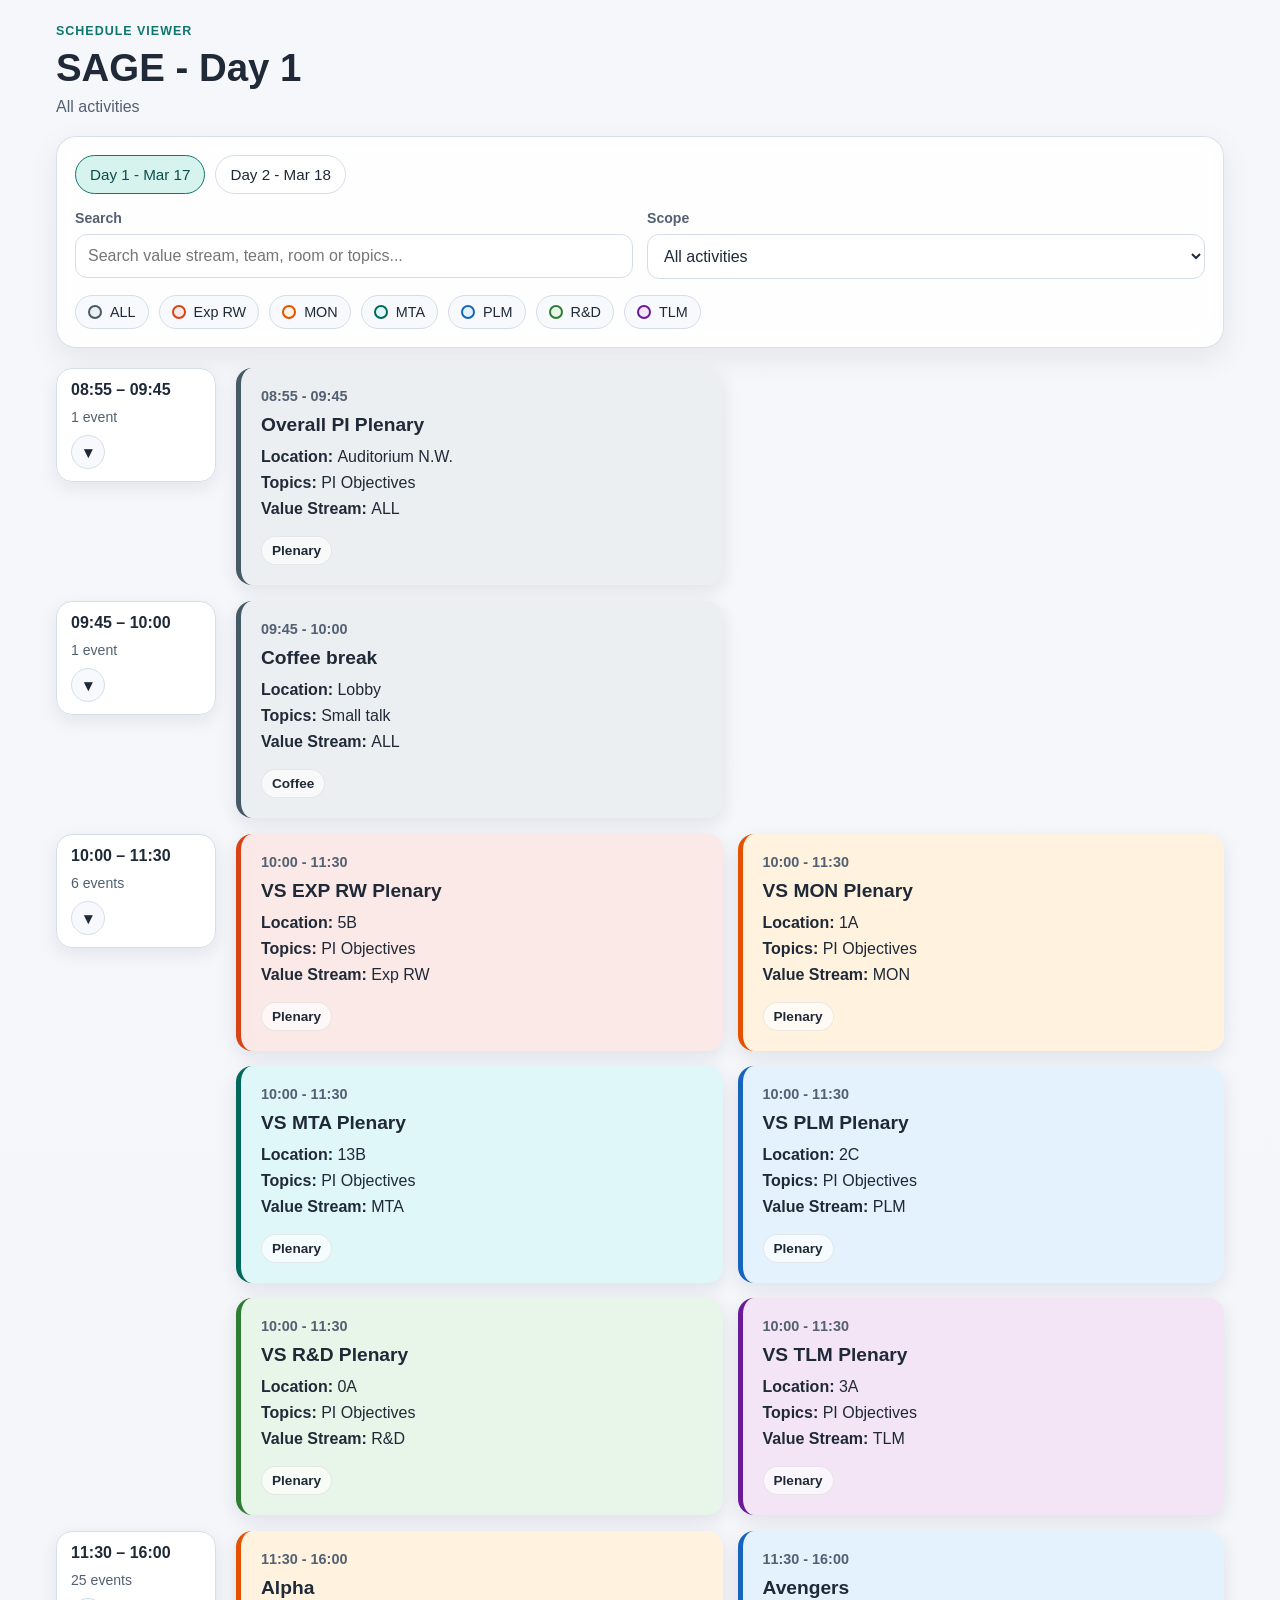
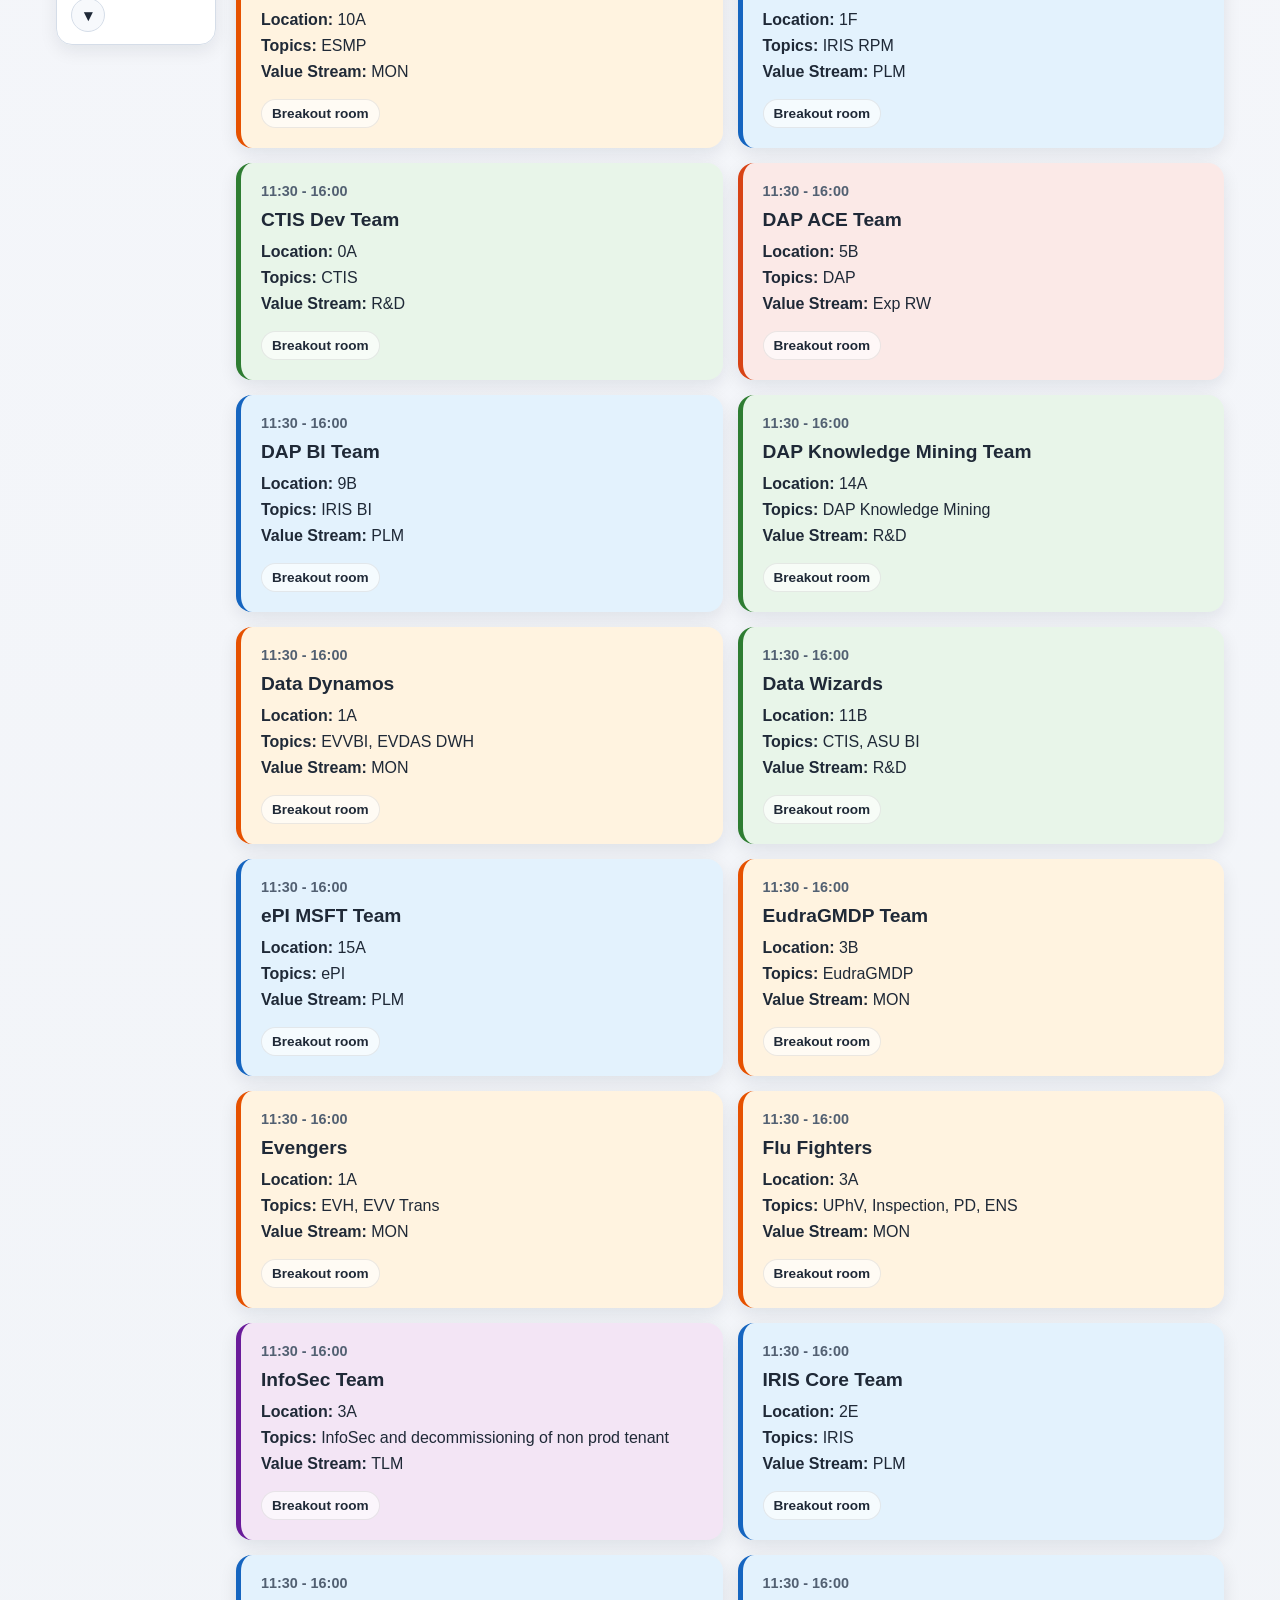
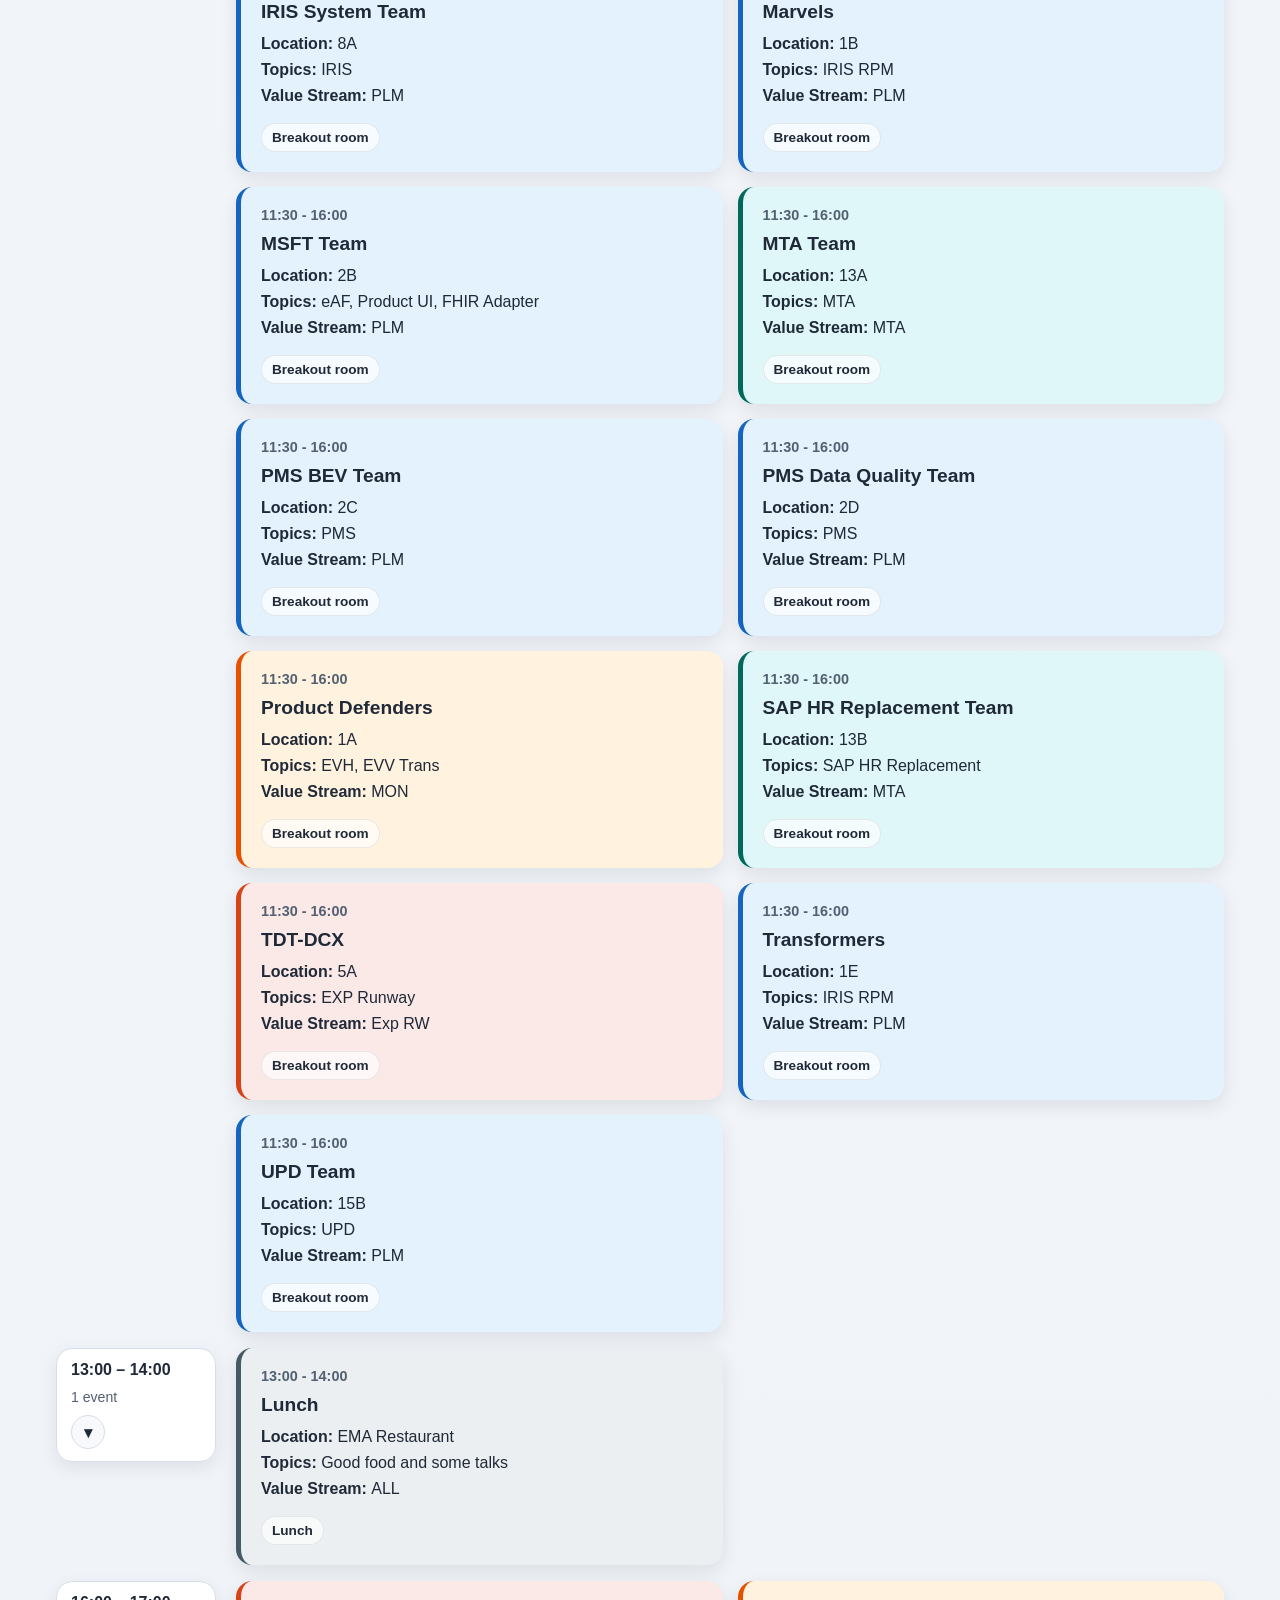
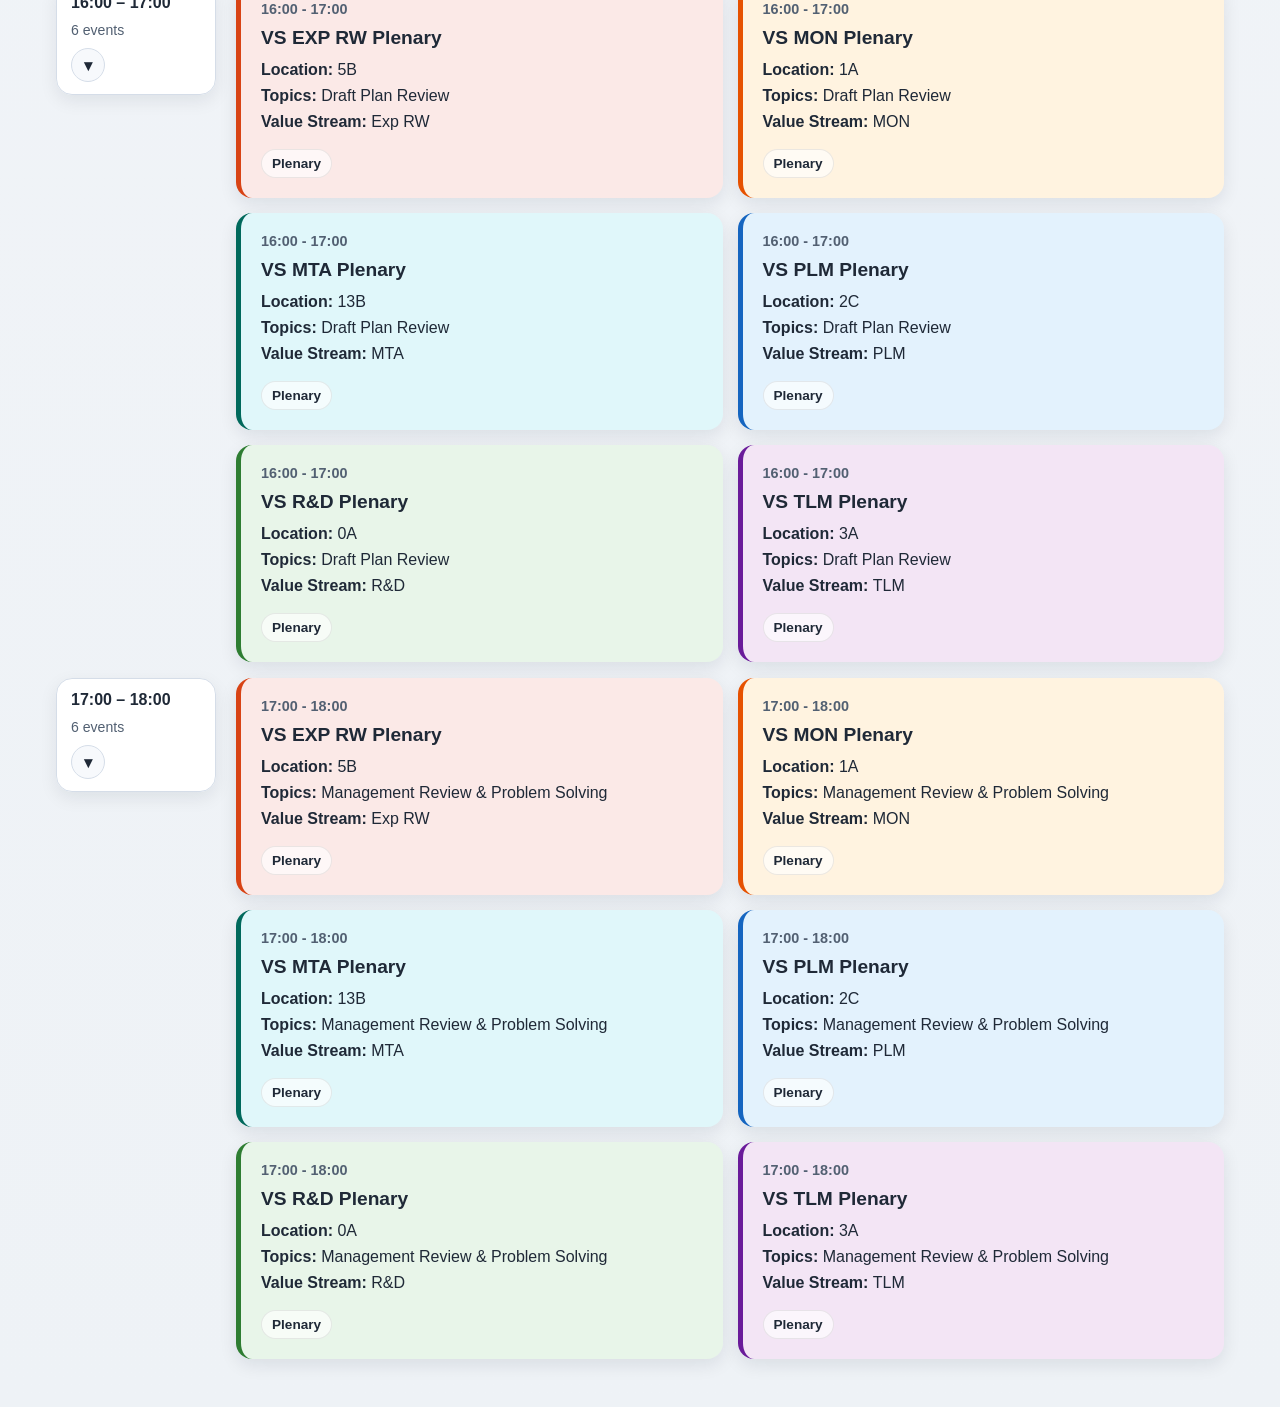
<file: index.html>
<!DOCTYPE html>
<html lang="en">
<head>
  <meta charset="UTF-8" />
  <meta name="viewport" content="width=device-width, initial-scale=1.0" />
  <title>SAGE</title>
  <link rel="stylesheet" href="styles.css" />
</head>
<body>
  <main class="page-shell">
    <header class="page-header">
      <p class="eyebrow">Schedule viewer</p>
      <h1 id="pageTitle">SAGE</h1>
      <p id="pageSubtitle" class="page-subtitle">All activities</p>
    </header>

    <section class="controls-panel" aria-label="Schedule filters">
      <div id="dateTabs" class="date-tabs" aria-label="Available dates"></div>

      <div class="controls">
        <label class="filter-group">
          <span class="filter-label">Search</span>
          <input id="searchInput" type="text" placeholder="Search value stream, team, room or topics..." />
        </label>

        <label class="filter-group">
          <span class="filter-label">Scope</span>
          <select id="scopeSelect"></select>
        </label>
      </div>

      <p id="statusMessage" class="status-message" hidden></p>
      <div class="legend-row">
        <div id="legend" class="legend" aria-label="Value stream legend"></div>
        <button
          id="clearFiltersButton"
          type="button"
          class="clear-filters-button"
          aria-label="Clear filters"
          hidden
        >
          <span class="clear-filters-button__icon" aria-hidden="true">✕</span>
          <span class="clear-filters-button__label">Clear filters</span>
        </button>
      </div>
    </section>

    <p id="timeslotAnnouncements" class="visually-hidden" aria-live="polite" aria-atomic="true"></p>
    <section id="rooms-container" class="rooms" aria-live="polite"></section>
  </main>

  <script type="module" src="app.js"></script>
</body>
</html>
</file>
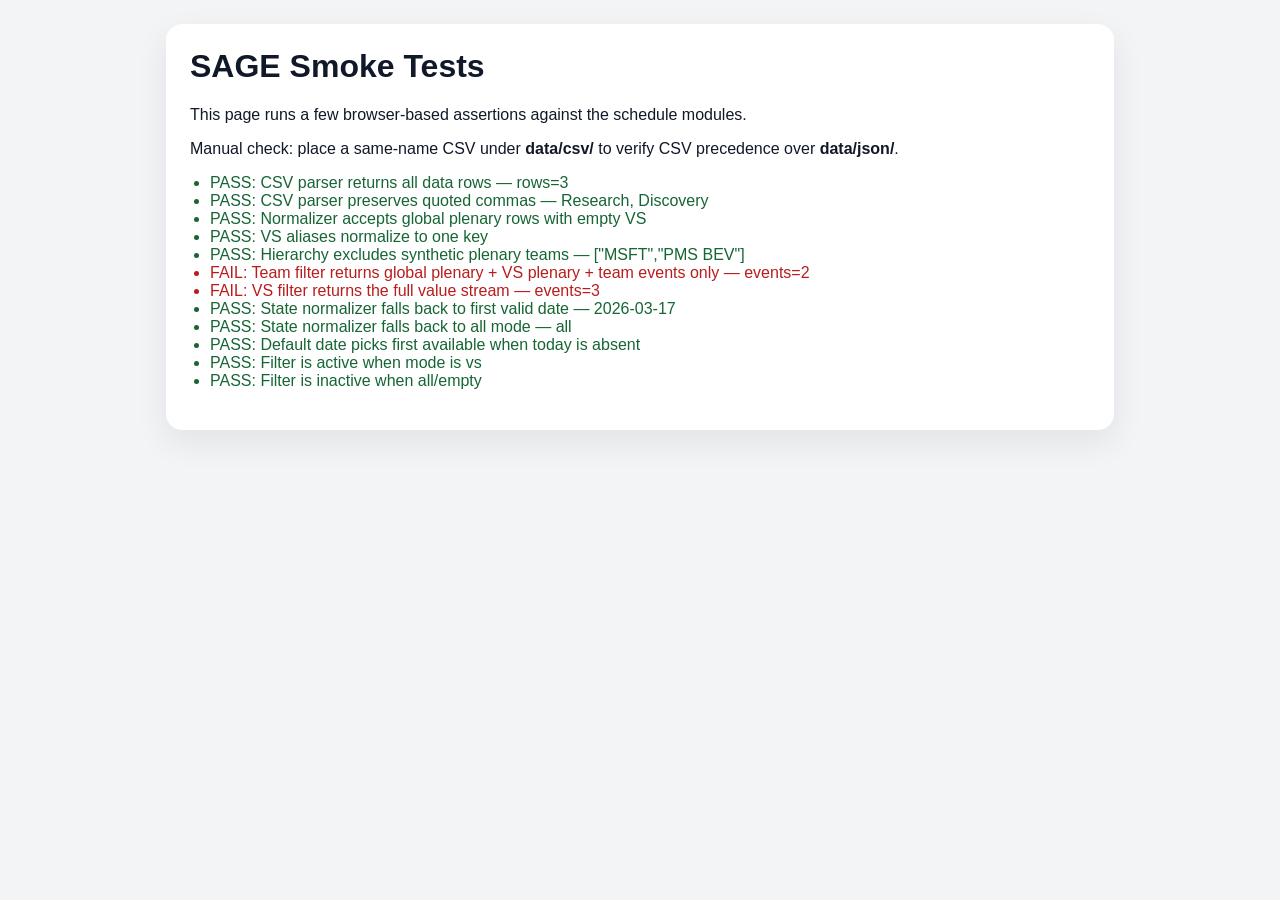
<file: test.html>
<!DOCTYPE html>
<html lang="en">
<head>
  <meta charset="UTF-8" />
  <meta name="viewport" content="width=device-width, initial-scale=1.0" />
  <title>SAGE Smoke Tests</title>
  <style>
    body {
      font-family: "Segoe UI", Tahoma, Geneva, Verdana, sans-serif;
      margin: 0;
      padding: 24px;
      background: #f3f4f6;
      color: #111827;
    }

    main {
      max-width: 900px;
      margin: 0 auto;
      background: #ffffff;
      border-radius: 16px;
      padding: 24px;
      box-shadow: 0 12px 32px rgba(15, 23, 42, 0.08);
    }

    h1 {
      margin-top: 0;
    }

    ul {
      padding-left: 20px;
    }

    .pass {
      color: #166534;
    }

    .fail {
      color: #b91c1c;
    }
  </style>
</head>
<body>
  <main>
    <h1>SAGE Smoke Tests</h1>
    <p>This page runs a few browser-based assertions against the schedule modules.</p>
    <p>Manual check: place a same-name CSV under <strong>data/csv/</strong> to verify CSV precedence over <strong>data/json/</strong>.</p>
    <ul id="results"></ul>
  </main>

  <script type="module">
    import { parseCsv, normalizeRecord, normalizeVsName } from "./js/loader.js";
    import { buildHierarchy, filterEvents } from "./js/filter.js";
    import { getDefaultDate, normalizeState } from "./js/url-state.js";

    const results = document.getElementById("results");

    function addResult(label, passed, details = "") {
      const item = document.createElement("li");
      item.className = passed ? "pass" : "fail";
      item.textContent = `${passed ? "PASS" : "FAIL"}: ${label}${details ? ` — ${details}` : ""}`;
      results.appendChild(item);
    }

    function assert(condition, label, details = "") {
      addResult(label, Boolean(condition), details);
    }

    const csvText = [
      "date,start,end,team,vs,topics,location,type",
      "2026-03-17,09:00,09:50,ALL,,PI Plenary,Auditorium,Plenary",
      "2026-03-17,10:00,11:10,Plenary PLM,PLM,PI Objectives,2C,Plenary",
      "2026-03-17,11:30,16:00,MSFT,PLM,\"Research, Discovery\",15A,Breakout"
    ].join("\n");

    const parsedRows = parseCsv(csvText);
    assert(parsedRows.length === 3, "CSV parser returns all data rows", `rows=${parsedRows.length}`);
    assert(parsedRows[2].topics === "Research, Discovery", "CSV parser preserves quoted commas", parsedRows[2].topics);

    const globalPlenary = normalizeRecord({
      date: "2026-03-17",
      start: "09:00",
      end: "09:50",
      team: "ALL",
      vs: "",
      topics: "PI Plenary",
      location: "Auditorium",
      type: "Plenary"
    }, "test", "");
    assert(Boolean(globalPlenary.record), "Normalizer accepts global plenary rows with empty VS");

    assert(normalizeVsName("Experimentation Runway") === "Exp RW", "VS aliases normalize to one key");

    const fixtureEvents = [
      globalPlenary.record,
      normalizeRecord({ date: "2026-03-17", start: "10:00", end: "11:10", team: "Plenary PLM", vs: "PLM", topics: "PI Objectives", location: "2C", type: "Plenary" }, "test", "").record,
      normalizeRecord({ date: "2026-03-17", start: "11:30", end: "16:00", team: "MSFT", vs: "PLM", topics: "ePI", location: "15A", type: "Breakout" }, "test", "").record,
      normalizeRecord({ date: "2026-03-17", start: "11:30", end: "16:00", team: "PMS BEV", vs: "PLM", topics: "PMS", location: "2C", type: "Breakout" }, "test", "").record
    ];

    const hierarchy = buildHierarchy(fixtureEvents);
    assert(hierarchy.valueStreams.PLM.length === 2, "Hierarchy excludes synthetic plenary teams", JSON.stringify(hierarchy.valueStreams.PLM));

    const teamView = filterEvents(fixtureEvents, { date: "2026-03-17", mode: "team", value: "MSFT", search: "" });
    assert(teamView.length === 3, "Team filter returns global plenary + VS plenary + team events only", `events=${teamView.length}`);

    const vsView = filterEvents(fixtureEvents, { date: "2026-03-17", mode: "vs", value: "PLM", search: "" });
    assert(vsView.length === 4, "VS filter returns the full value stream", `events=${vsView.length}`);

    const normalizedState = normalizeState({ date: "bad-date", mode: "unknown", value: "x", search: "abc" }, ["2026-03-17", "2026-03-18"]);
    assert(normalizedState.date === "2026-03-17", "State normalizer falls back to first valid date", normalizedState.date);
    assert(normalizedState.mode === "all", "State normalizer falls back to all mode", normalizedState.mode);
    assert(getDefaultDate(["2026-03-17", "2026-03-18"]) === "2026-03-17", "Default date picks first available when today is absent");

    // Clear filters behavior (requires DOM for full verification, but we can verify logic)
    const activeFilter = { mode: "vs", search: "" };
    const inactiveFilter = { mode: "all", search: "" };
    assert(activeFilter.mode !== "all" || activeFilter.search !== "", "Filter is active when mode is vs");
    assert(!(inactiveFilter.mode !== "all" || inactiveFilter.search !== ""), "Filter is inactive when all/empty");
  </script>
</body>
</html>
</file>
<file: styles.css>
:root {
  --page-bg: linear-gradient(180deg, #f6f7fb 0%, #eef2f6 100%);
  --surface: #ffffff;
  --surface-muted: #f7f9fc;
  --text-strong: #1f2937;
  --text-muted: #526072;
  --line: #d5dde8;
  --accent: #0f766e;
  --accent-soft: #d7f3ee;
  --shadow: 0 10px 30px rgba(15, 23, 42, 0.08);
  --card-bg: #ffffff;
  --card-border: #9e9e9e;
}

* {
  box-sizing: border-box;
}

body {
  font-family: "Segoe UI", Tahoma, Geneva, Verdana, sans-serif;
  margin: 0;
  background: var(--page-bg);
  color: var(--text-strong);
}

.visually-hidden {
  position: absolute;
  width: 1px;
  height: 1px;
  padding: 0;
  margin: -1px;
  overflow: hidden;
  clip: rect(0, 0, 0, 0);
  white-space: nowrap;
  border: 0;
}

.page-shell {
  max-width: 1200px;
  margin: 0 auto;
  padding: 24px 16px 48px;
}

.page-header {
  margin-bottom: 20px;
}

.eyebrow {
  margin: 0 0 8px;
  color: var(--accent);
  font-size: 0.78rem;
  font-weight: 700;
  letter-spacing: 0.08em;
  text-transform: uppercase;
}

h1 {
  margin: 0;
  font-size: clamp(1.9rem, 3vw, 2.8rem);
}

.page-subtitle {
  margin: 8px 0 0;
  color: var(--text-muted);
}

.controls-panel {
  background: rgba(255, 255, 255, 0.88);
  border: 1px solid rgba(213, 221, 232, 0.9);
  border-radius: 20px;
  padding: 18px;
  box-shadow: var(--shadow);
  backdrop-filter: blur(10px);
  margin-bottom: 20px;
}

.date-tabs {
  display: flex;
  flex-wrap: wrap;
  gap: 10px;
  margin-bottom: 16px;
}

.date-tab {
  border: 1px solid var(--line);
  background: var(--surface);
  color: var(--text-strong);
  border-radius: 999px;
  padding: 10px 14px;
  font-size: 0.95rem;
  cursor: pointer;
  transition: transform 0.2s ease, background 0.2s ease, border-color 0.2s ease;
}

.date-tab.active {
  background: var(--accent-soft);
  border-color: var(--accent);
  color: #0b4f49;
}

.controls {
  display: grid;
  grid-template-columns: repeat(auto-fit, minmax(220px, 1fr));
  gap: 14px;
}

.filter-group {
  display: flex;
  flex-direction: column;
  gap: 8px;
}

.filter-label {
  font-size: 0.88rem;
  font-weight: 600;
  color: var(--text-muted);
}

input,
select {
  padding: 12px;
  border-radius: 12px;
  border: 1px solid var(--line);
  font-size: 1rem;
  width: 100%;
  background: var(--surface);
  color: var(--text-strong);
}

input:focus,
select:focus,
.date-tab:focus {
  outline: 2px solid rgba(15, 118, 110, 0.25);
  outline-offset: 2px;
}

.status-message {
  margin: 16px 0 0;
  padding: 12px 14px;
  border-radius: 12px;
  font-size: 0.95rem;
  background: var(--surface-muted);
  color: var(--text-strong);
}

.status-message[data-tone="warning"] {
  background: #fff4db;
  color: #8a5a00;
}

.status-message[data-tone="success"] {
  background: #e8f8ee;
  color: #1c6b3b;
}

.status-message[data-tone="error"] {
  background: #fde9e9;
  color: #a53030;
}

.legend-row {
  display: flex;
  flex-wrap: wrap;
  align-items: flex-start;
  justify-content: space-between;
  margin-top: 16px;
  gap: 12px;
}

.legend-row .legend {
  flex: 1 1 260px;
  min-width: 0;
  display: flex;
  flex-wrap: wrap;
  gap: 10px;
  margin-top: 0;
}

.clear-filters-button[hidden] {
  display: none;
}

.clear-filters-button {
  flex-shrink: 0;
  align-self: flex-end;
  position: relative;
  display: inline-flex;
  align-items: center;
  gap: 8px;
  padding: 9px 16px 9px 10px;
  border: 1px solid rgba(255, 255, 255, 0.18);
  border-radius: 999px;
  background: var(--accent);
  color: #ffffff;
  font-size: 0.88rem;
  font-weight: 600;
  letter-spacing: 0.01em;
  cursor: pointer;
  box-shadow: 0 12px 24px rgba(15, 118, 110, 0.24), inset 0 1px 0 rgba(255, 255, 255, 0.18);
  transition: transform 0.2s ease, box-shadow 0.2s ease, filter 0.2s ease;
  white-space: nowrap;
}

.clear-filters-button__icon {
  display: inline-grid;
  place-items: center;
  width: 1.35rem;
  height: 1.35rem;
  border-radius: 999px;
  background: rgba(255, 255, 255, 0.2);
  font-size: 0.78rem;
  font-weight: 700;
}

.clear-filters-button__label {
  line-height: 1;
}

.clear-filters-button:focus-visible {
  outline: 2px solid rgba(15, 118, 110, 0.25);
  outline-offset: 2px;
}

.clear-filters-button:active {
  transform: translateY(0);
  box-shadow: 0 8px 16px rgba(15, 118, 110, 0.22), inset 0 1px 0 rgba(255, 255, 255, 0.16);
}

@media (hover: hover) {
  .clear-filters-button:hover {
    transform: translateY(-1px);
    box-shadow: 0 16px 28px rgba(15, 118, 110, 0.28), inset 0 1px 0 rgba(255, 255, 255, 0.18);
    filter: saturate(1.05);
  }
}

.legend-item {
  display: inline-flex;
  align-items: center;
  gap: 8px;
  padding: 8px 12px;
  border-radius: 999px;
  background: var(--surface-muted);
  border: 1px solid var(--line);
  font-size: 0.9rem;
  cursor: pointer;
  user-select: none;
}

.legend-swatch {
  width: 14px;
  height: 14px;
  border-radius: 999px;
  background: var(--legend-bg, #ffffff);
  border: 2px solid var(--legend-border, #9e9e9e);
}

.rooms {
  display: grid;
  grid-template-columns: 1fr;
  gap: 15px;
}

.rooms.timeslot-layout {
  display: flex;
  flex-direction: column;
  gap: 16px;
}

.timeslot-group {
  display: block;
}

.timeslot-header {
  position: sticky;
  top: 0;
  z-index: 10;
  display: grid;
  grid-template-columns: minmax(0, 1fr) auto auto;
  align-items: center;
  gap: 10px;
  padding: 12px 14px;
  border-radius: 16px;
  border: 1px solid var(--line);
  background: rgba(255, 255, 255, 0.96);
  box-shadow: 0 6px 18px rgba(15, 23, 42, 0.08);
}

.timeslot-label {
  font-size: 1rem;
  font-weight: 700;
  color: var(--text-strong);
}

.timeslot-count {
  font-size: 0.88rem;
  color: var(--text-muted);
  white-space: nowrap;
}

.timeslot-toggle {
  display: inline-flex;
  align-items: center;
  justify-content: center;
  width: 34px;
  height: 34px;
  border: 1px solid var(--line);
  border-radius: 999px;
  background: var(--surface-muted);
  color: var(--text-strong);
  cursor: pointer;
  font-size: 1rem;
  font-weight: 700;
}

.timeslot-cards {
  display: grid;
  grid-template-columns: 1fr;
  gap: 15px;
  margin-top: 12px;
}

.timeslot-cards[hidden] {
  display: none;
}

.timeslot-collapsed .timeslot-cards {
  display: none;
}

.timeslot-now .timeslot-header {
  border-left: 4px solid var(--accent);
  background: var(--accent-soft);
}

.timeslot-toggle:focus,
.timeslot-header:focus {
  outline: 2px solid rgba(15, 118, 110, 0.25);
  outline-offset: 2px;
}

.rooms.timeslot-layout .empty-state,
.rooms.timeslot-layout .error-state {
  width: 100%;
}

@media (min-width: 600px) {
  .rooms {
    grid-template-columns: repeat(2, 1fr);
  }

  .rooms.timeslot-layout .timeslot-cards {
    grid-template-columns: repeat(2, minmax(0, 1fr));
  }
}

@media (min-width: 900px) {
  .rooms {
    grid-template-columns: repeat(3, 1fr);
  }

  .timeslot-group {
    display: grid;
    grid-template-columns: 160px 1fr;
    gap: 0 20px;
    align-items: start;
  }

  .timeslot-header {
    top: 16px;
    display: flex;
    flex-direction: column;
    align-items: flex-start;
  }

  .timeslot-cards {
    margin-top: 0;
    grid-template-columns: repeat(auto-fill, minmax(260px, 1fr));
  }
}

.room-card {
  background: var(--card-bg);
  border-left: 5px solid var(--card-border);
  padding: 20px;
  border-radius: 16px;
  box-shadow: 0 6px 18px rgba(15, 23, 42, 0.09);
  opacity: 0;
  transform: translateY(10px);
  animation: fadeIn 0.4s ease-out forwards;
  transition: transform 0.25s ease, box-shadow 0.25s ease;
}

.card-time {
  font-size: 0.9rem;
  font-weight: 700;
  color: var(--text-muted);
  margin-bottom: 10px;
}

.card-team {
  margin: 0 0 12px;
  font-size: 1.2rem;
}

.room-card p {
  margin: 8px 0;
}

.card-type {
  display: inline-block;
  margin-top: 10px;
  padding: 6px 10px;
  border-radius: 999px;
  background: rgba(255, 255, 255, 0.65);
  border: 1px solid rgba(0, 0, 0, 0.08);
  font-size: 0.85rem;
  font-weight: 700;
}

.time-indicator {
  grid-column: 1 / -1;
  padding: 12px 16px;
  border-radius: 999px;
  background: #0f172a;
  color: #f8fafc;
  font-weight: 700;
  box-shadow: var(--shadow);
}

.empty-state,
.error-state {
  grid-column: 1 / -1;
  padding: 20px;
  border-radius: 16px;
  background: var(--surface);
  border: 1px dashed var(--line);
  text-align: center;
  color: var(--text-muted);
}

.error-state {
  background: #fde9e9;
  color: #a53030;
  border-style: solid;
}

@media (hover: hover) {
  .room-card:hover,
  .date-tab:hover {
    transform: translateY(-2px);
  }

  .room-card:hover {
    box-shadow: 0 12px 26px rgba(15, 23, 42, 0.14);
  }
}

@keyframes fadeIn {
  to {
    opacity: 1;
    transform: translateY(0);
  }
}

.fade-out {
  opacity: 0 !important;
  transform: translateY(10px) !important;
  transition: opacity 0.25s ease-out, transform 0.25s ease-out;
}
</file>
